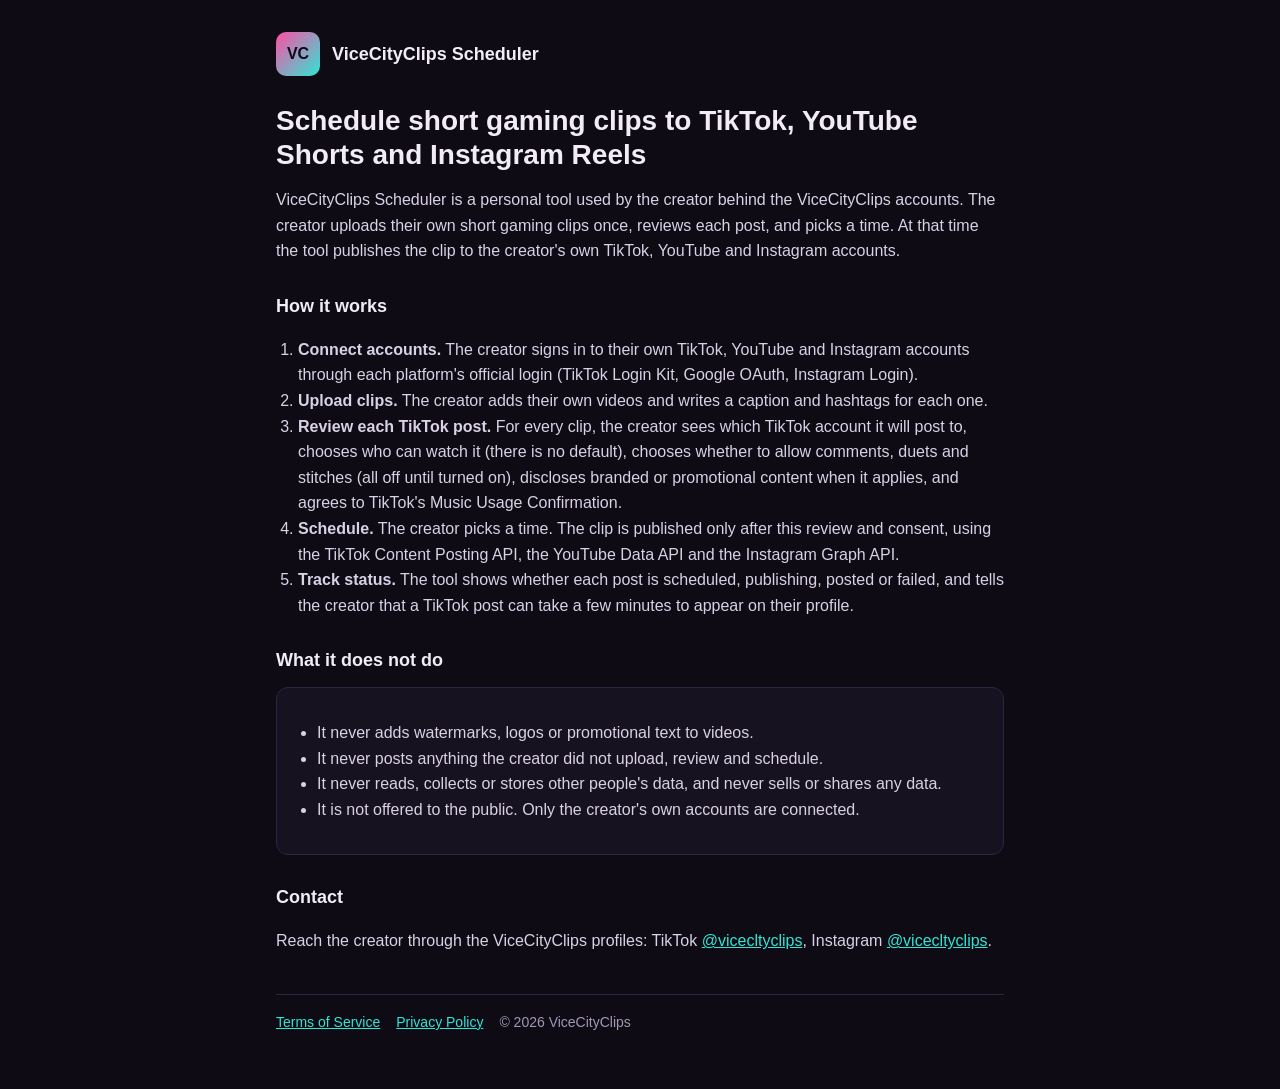
<file: index.html>
<!doctype html>
<html lang="en">
<head>
<meta charset="utf-8">
<meta name="viewport" content="width=device-width, initial-scale=1">
<title>ViceCityClips Scheduler</title>
<meta name="description" content="A personal tool that schedules the ViceCityClips gaming clips to TikTok, YouTube Shorts and Instagram Reels.">
<link rel="stylesheet" href="style.css">
</head>
<body>
<div class="wrap">
<header><span class="logo">VC</span><a href="./">ViceCityClips Scheduler</a></header>

<h1>Schedule short gaming clips to TikTok, YouTube Shorts and Instagram Reels</h1>
<p>ViceCityClips Scheduler is a personal tool used by the creator behind the ViceCityClips accounts. The creator uploads their own short gaming clips once, reviews each post, and picks a time. At that time the tool publishes the clip to the creator's own TikTok, YouTube and Instagram accounts.</p>

<h2>How it works</h2>
<ol>
<li><b>Connect accounts.</b> The creator signs in to their own TikTok, YouTube and Instagram accounts through each platform's official login (TikTok Login Kit, Google OAuth, Instagram Login).</li>
<li><b>Upload clips.</b> The creator adds their own videos and writes a caption and hashtags for each one.</li>
<li><b>Review each TikTok post.</b> For every clip, the creator sees which TikTok account it will post to, chooses who can watch it (there is no default), chooses whether to allow comments, duets and stitches (all off until turned on), discloses branded or promotional content when it applies, and agrees to TikTok's Music Usage Confirmation.</li>
<li><b>Schedule.</b> The creator picks a time. The clip is published only after this review and consent, using the TikTok Content Posting API, the YouTube Data API and the Instagram Graph API.</li>
<li><b>Track status.</b> The tool shows whether each post is scheduled, publishing, posted or failed, and tells the creator that a TikTok post can take a few minutes to appear on their profile.</li>
</ol>

<h2>What it does not do</h2>
<div class="card">
<ul>
<li>It never adds watermarks, logos or promotional text to videos.</li>
<li>It never posts anything the creator did not upload, review and schedule.</li>
<li>It never reads, collects or stores other people's data, and never sells or shares any data.</li>
<li>It is not offered to the public. Only the creator's own accounts are connected.</li>
</ul>
</div>

<h2>Contact</h2>
<p>Reach the creator through the ViceCityClips profiles: TikTok <a href="https://www.tiktok.com/@vicecltyclips">@vicecltyclips</a>, Instagram <a href="https://www.instagram.com/vicecltyclips/">@vicecltyclips</a>.</p>

<footer><a href="terms.html">Terms of Service</a><a href="privacy.html">Privacy Policy</a><span>© 2026 ViceCityClips</span></footer>
</div>
</body>
</html>
</file>
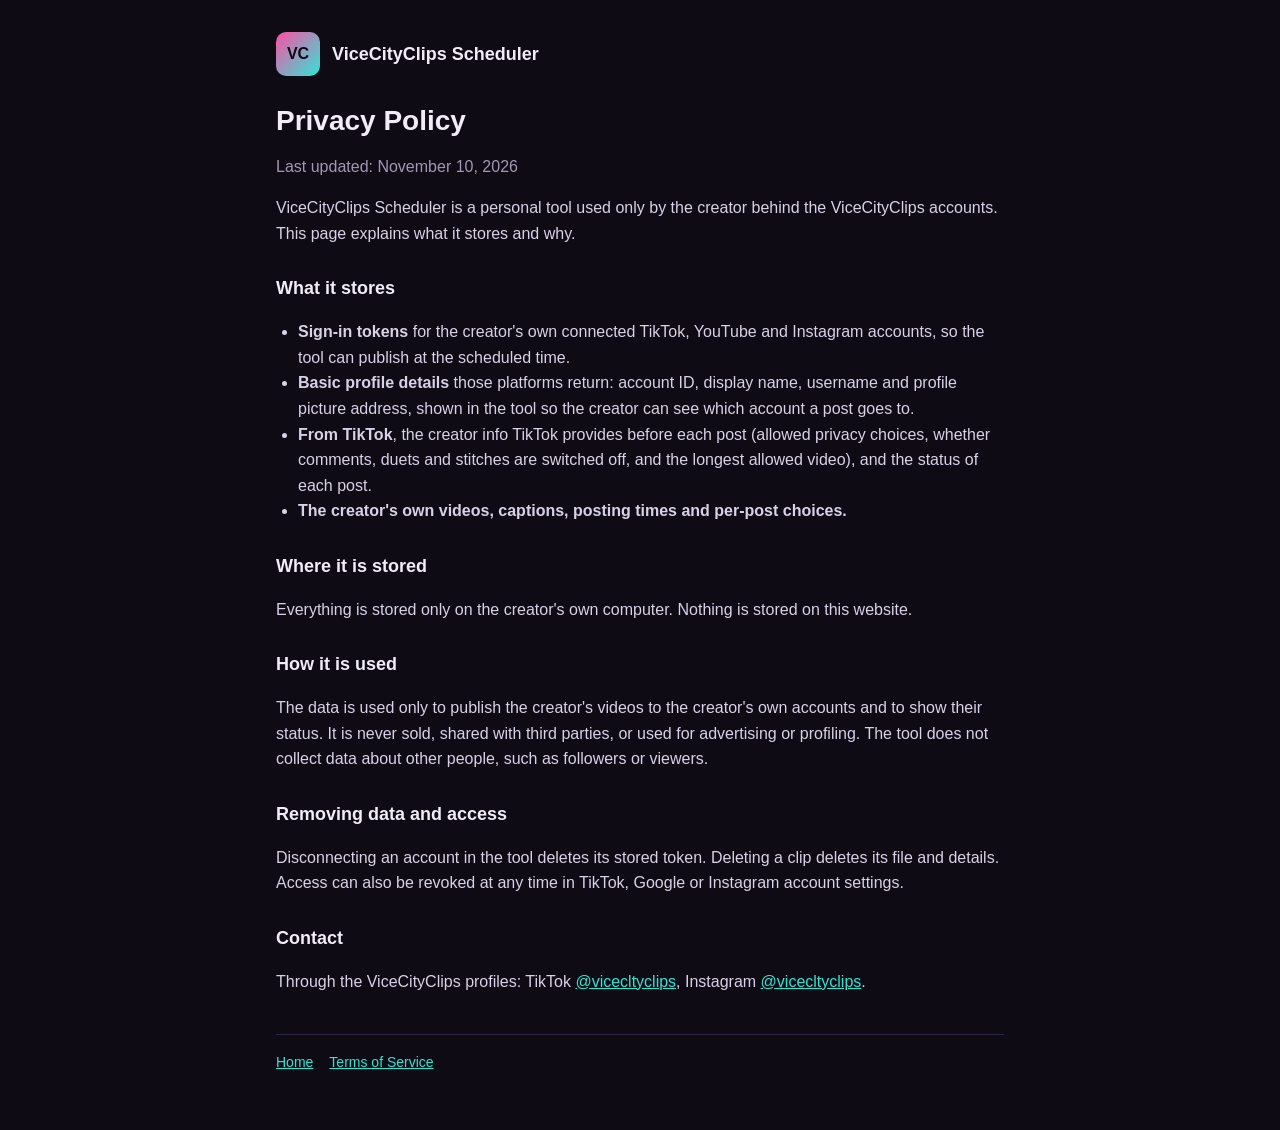
<file: privacy.html>
<!doctype html>
<html lang="en">
<head>
<meta charset="utf-8">
<meta name="viewport" content="width=device-width, initial-scale=1">
<title>Privacy Policy · ViceCityClips Scheduler</title>
<link rel="stylesheet" href="style.css">
</head>
<body>
<div class="wrap">
<header><span class="logo">VC</span><a href="./">ViceCityClips Scheduler</a></header>
<h1>Privacy Policy</h1>
<p class="muted">Last updated: November 10, 2026</p>

<p>ViceCityClips Scheduler is a personal tool used only by the creator behind the ViceCityClips accounts. This page explains what it stores and why.</p>

<h2>What it stores</h2>
<ul>
<li><b>Sign-in tokens</b> for the creator's own connected TikTok, YouTube and Instagram accounts, so the tool can publish at the scheduled time.</li>
<li><b>Basic profile details</b> those platforms return: account ID, display name, username and profile picture address, shown in the tool so the creator can see which account a post goes to.</li>
<li><b>From TikTok</b>, the creator info TikTok provides before each post (allowed privacy choices, whether comments, duets and stitches are switched off, and the longest allowed video), and the status of each post.</li>
<li><b>The creator's own videos, captions, posting times and per-post choices.</b></li>
</ul>

<h2>Where it is stored</h2>
<p>Everything is stored only on the creator's own computer. Nothing is stored on this website.</p>

<h2>How it is used</h2>
<p>The data is used only to publish the creator's videos to the creator's own accounts and to show their status. It is never sold, shared with third parties, or used for advertising or profiling. The tool does not collect data about other people, such as followers or viewers.</p>

<h2>Removing data and access</h2>
<p>Disconnecting an account in the tool deletes its stored token. Deleting a clip deletes its file and details. Access can also be revoked at any time in TikTok, Google or Instagram account settings.</p>

<h2>Contact</h2>
<p>Through the ViceCityClips profiles: TikTok <a href="https://www.tiktok.com/@vicecltyclips">@vicecltyclips</a>, Instagram <a href="https://www.instagram.com/vicecltyclips/">@vicecltyclips</a>.</p>

<footer><a href="./">Home</a><a href="terms.html">Terms of Service</a></footer>
</div>
</body>
</html>
</file>
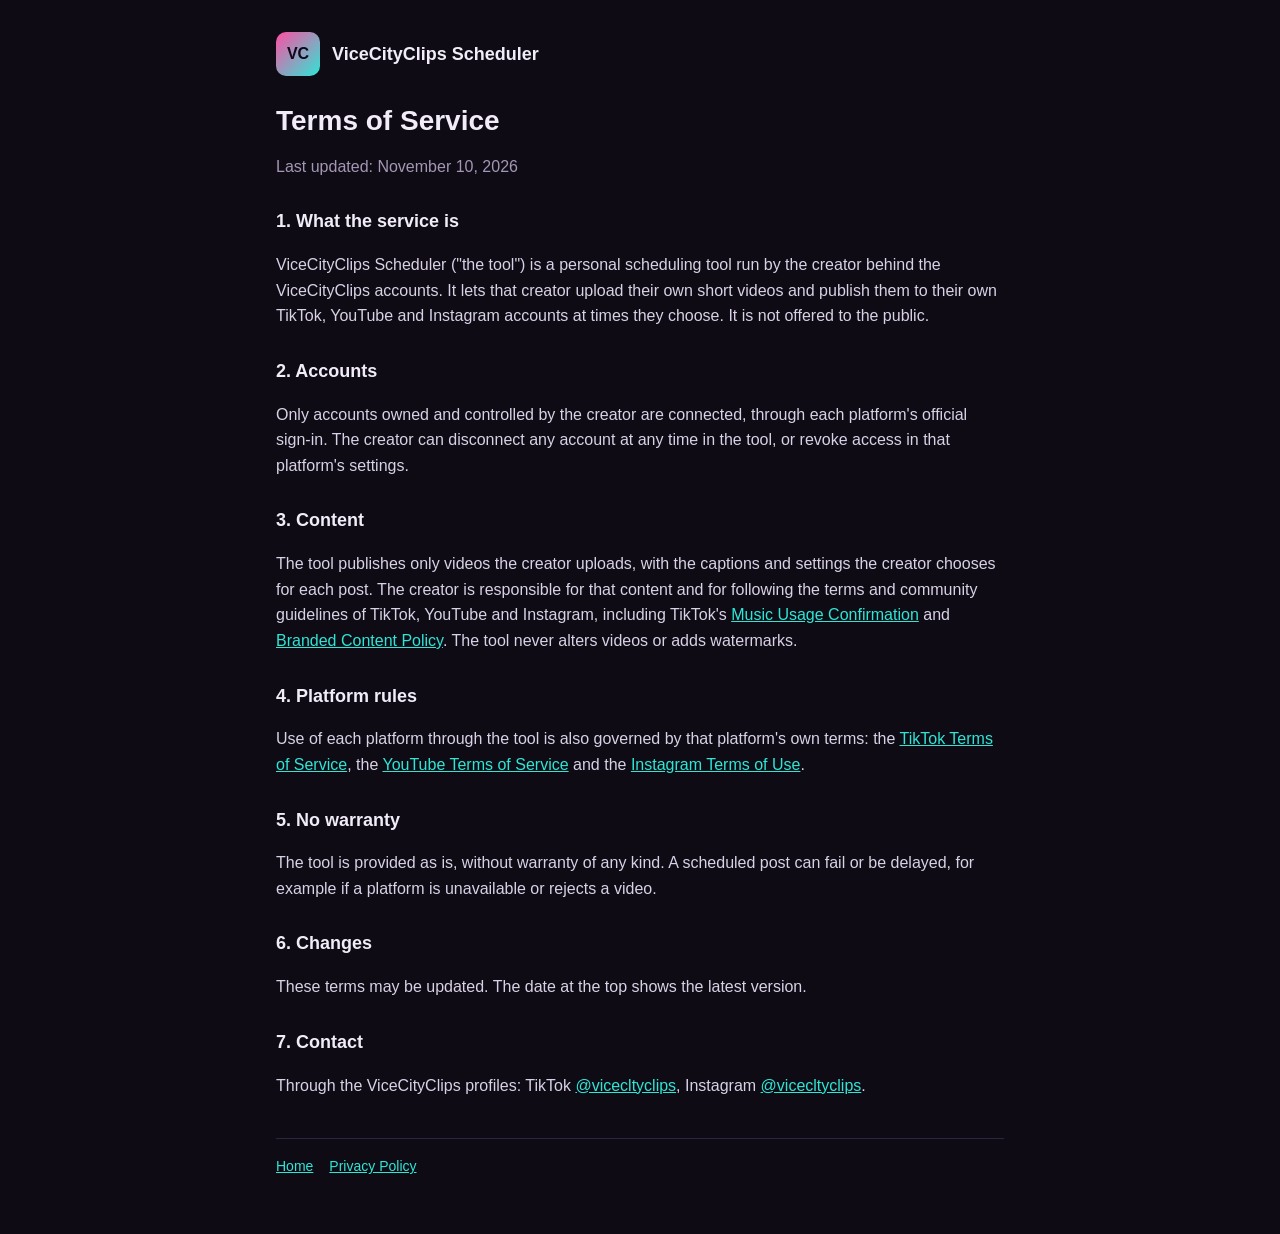
<file: terms.html>
<!doctype html>
<html lang="en">
<head>
<meta charset="utf-8">
<meta name="viewport" content="width=device-width, initial-scale=1">
<title>Terms of Service · ViceCityClips Scheduler</title>
<link rel="stylesheet" href="style.css">
</head>
<body>
<div class="wrap">
<header><span class="logo">VC</span><a href="./">ViceCityClips Scheduler</a></header>
<h1>Terms of Service</h1>
<p class="muted">Last updated: November 10, 2026</p>

<h2>1. What the service is</h2>
<p>ViceCityClips Scheduler ("the tool") is a personal scheduling tool run by the creator behind the ViceCityClips accounts. It lets that creator upload their own short videos and publish them to their own TikTok, YouTube and Instagram accounts at times they choose. It is not offered to the public.</p>

<h2>2. Accounts</h2>
<p>Only accounts owned and controlled by the creator are connected, through each platform's official sign-in. The creator can disconnect any account at any time in the tool, or revoke access in that platform's settings.</p>

<h2>3. Content</h2>
<p>The tool publishes only videos the creator uploads, with the captions and settings the creator chooses for each post. The creator is responsible for that content and for following the terms and community guidelines of TikTok, YouTube and Instagram, including TikTok's <a href="https://www.tiktok.com/legal/page/global/music-usage-confirmation/en">Music Usage Confirmation</a> and <a href="https://www.tiktok.com/legal/page/global/bc-policy/en">Branded Content Policy</a>. The tool never alters videos or adds watermarks.</p>

<h2>4. Platform rules</h2>
<p>Use of each platform through the tool is also governed by that platform's own terms: the <a href="https://www.tiktok.com/legal/terms-of-service">TikTok Terms of Service</a>, the <a href="https://www.youtube.com/t/terms">YouTube Terms of Service</a> and the <a href="https://help.instagram.com/581066165581870">Instagram Terms of Use</a>.</p>

<h2>5. No warranty</h2>
<p>The tool is provided as is, without warranty of any kind. A scheduled post can fail or be delayed, for example if a platform is unavailable or rejects a video.</p>

<h2>6. Changes</h2>
<p>These terms may be updated. The date at the top shows the latest version.</p>

<h2>7. Contact</h2>
<p>Through the ViceCityClips profiles: TikTok <a href="https://www.tiktok.com/@vicecltyclips">@vicecltyclips</a>, Instagram <a href="https://www.instagram.com/vicecltyclips/">@vicecltyclips</a>.</p>

<footer><a href="./">Home</a><a href="privacy.html">Privacy Policy</a></footer>
</div>
</body>
</html>
</file>
<file: style.css>
:root{--bg:#0e0b14;--panel:#17121f;--line:#2e2540;--text:#f1ecf8;--muted:#a397b5;--pink:#ff4fa3;--teal:#2ee6d6}
*{box-sizing:border-box}
body{margin:0;background:var(--bg);color:var(--text);font:16px/1.6 -apple-system,BlinkMacSystemFont,"Segoe UI",Roboto,sans-serif}
.wrap{max-width:760px;margin:0 auto;padding:32px 16px 56px}
header{display:flex;align-items:center;gap:12px;margin-bottom:28px}
.logo{display:grid;place-items:center;width:44px;height:44px;border-radius:10px;font-weight:800;color:#10091a;background:linear-gradient(135deg,var(--pink),var(--teal))}
header a{color:var(--text);text-decoration:none;font-weight:700;font-size:18px}
h1{font-size:28px;line-height:1.2;margin:0 0 12px}
h2{font-size:18px;margin:28px 0 8px}
p,li{color:#d9d1e6}
.muted{color:var(--muted)}
a{color:var(--teal)}
.card{background:var(--panel);border:1px solid var(--line);border-radius:12px;padding:16px 18px;margin:12px 0}
ol,ul{padding-left:22px}
footer{margin-top:40px;padding-top:16px;border-top:1px solid var(--line);font-size:14px;color:var(--muted)}
footer a{margin-right:16px}
</file>
